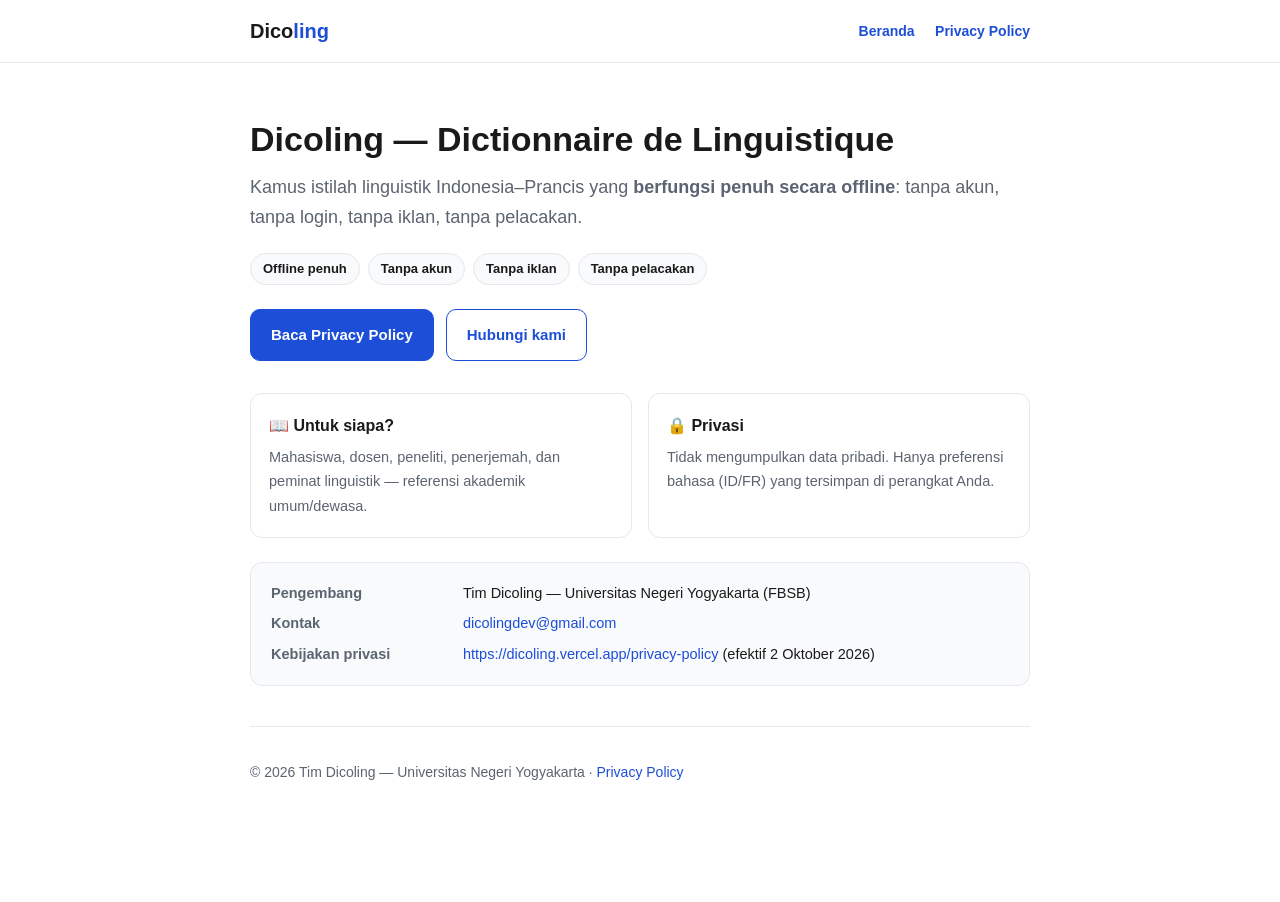
<file: index.html>
<!DOCTYPE html>
<html lang="id">
<head>
  <meta charset="UTF-8" />
  <meta name="viewport" content="width=device-width, initial-scale=1.0" />
  <title>Dicoling — Kamus Istilah Linguistik Indonesia–Prancis</title>
  <meta name="description" content="Dicoling — Dictionnaire de Linguistique: kamus istilah linguistik Indonesia–Prancis yang offline, tanpa akun, tanpa iklan, tanpa pelacakan. Oleh Tim Dicoling UNY." />
  <link rel="canonical" href="https://dicoling.vercel.app/" />
  <meta property="og:title" content="Dicoling — Kamus Istilah Linguistik Indonesia–Prancis" />
  <meta property="og:description" content="Kamus offline ID–FR untuk mahasiswa, dosen, peneliti, dan penerjemah." />
  <meta property="og:type" content="website" />
  <meta property="og:url" content="https://dicoling.vercel.app/" />
  <link rel="stylesheet" href="/assets/css/styles.css" />
</head>
<body>
  <header class="site-header">
    <div class="inner">
      <a class="brand" href="/">Dico<span>ling</span></a>
      <nav class="nav">
        <a href="/">Beranda</a>
        <a href="/privacy-policy">Privacy Policy</a>
      </nav>
    </div>
  </header>

  <main class="container">
    <section class="hero">
      <h1>Dicoling — Dictionnaire de Linguistique</h1>
      <p class="lead">Kamus istilah linguistik Indonesia–Prancis yang <strong>berfungsi penuh secara offline</strong>: tanpa akun, tanpa login, tanpa iklan, tanpa pelacakan.</p>
      <div class="badges">
        <span class="badge">Offline penuh</span>
        <span class="badge">Tanpa akun</span>
        <span class="badge">Tanpa iklan</span>
        <span class="badge">Tanpa pelacakan</span>
      </div>
      <div class="btn-row">
        <a class="btn btn-primary" href="/privacy-policy">Baca Privacy Policy</a>
        <a class="btn btn-ghost" href="mailto:dicolingdev@gmail.com">Hubungi kami</a>
      </div>
    </section>

    <div class="grid-2">
      <div class="card">
        <h3>📖 Untuk siapa?</h3>
        <p>Mahasiswa, dosen, peneliti, penerjemah, dan peminat linguistik — referensi akademik umum/dewasa.</p>
      </div>
      <div class="card">
        <h3>🔒 Privasi</h3>
        <p>Tidak mengumpulkan data pribadi. Hanya preferensi bahasa (ID/FR) yang tersimpan di perangkat Anda.</p>
      </div>
    </div>

    <div class="meta-card">
      <dl>
        <dt>Pengembang</dt>
        <dd>Tim Dicoling — Universitas Negeri Yogyakarta (FBSB)</dd>
        <dt>Kontak</dt>
        <dd><a href="mailto:dicolingdev@gmail.com">dicolingdev@gmail.com</a></dd>
        <dt>Kebijakan privasi</dt>
        <dd><a href="/privacy-policy">https://dicoling.vercel.app/privacy-policy</a> (efektif 2 Oktober 2026)</dd>
      </dl>
    </div>

    <footer class="site-footer">
      <p>© 2026 Tim Dicoling — Universitas Negeri Yogyakarta · <a href="/privacy-policy">Privacy Policy</a></p>
    </footer>
  </main>
</body>
</html>
</file>
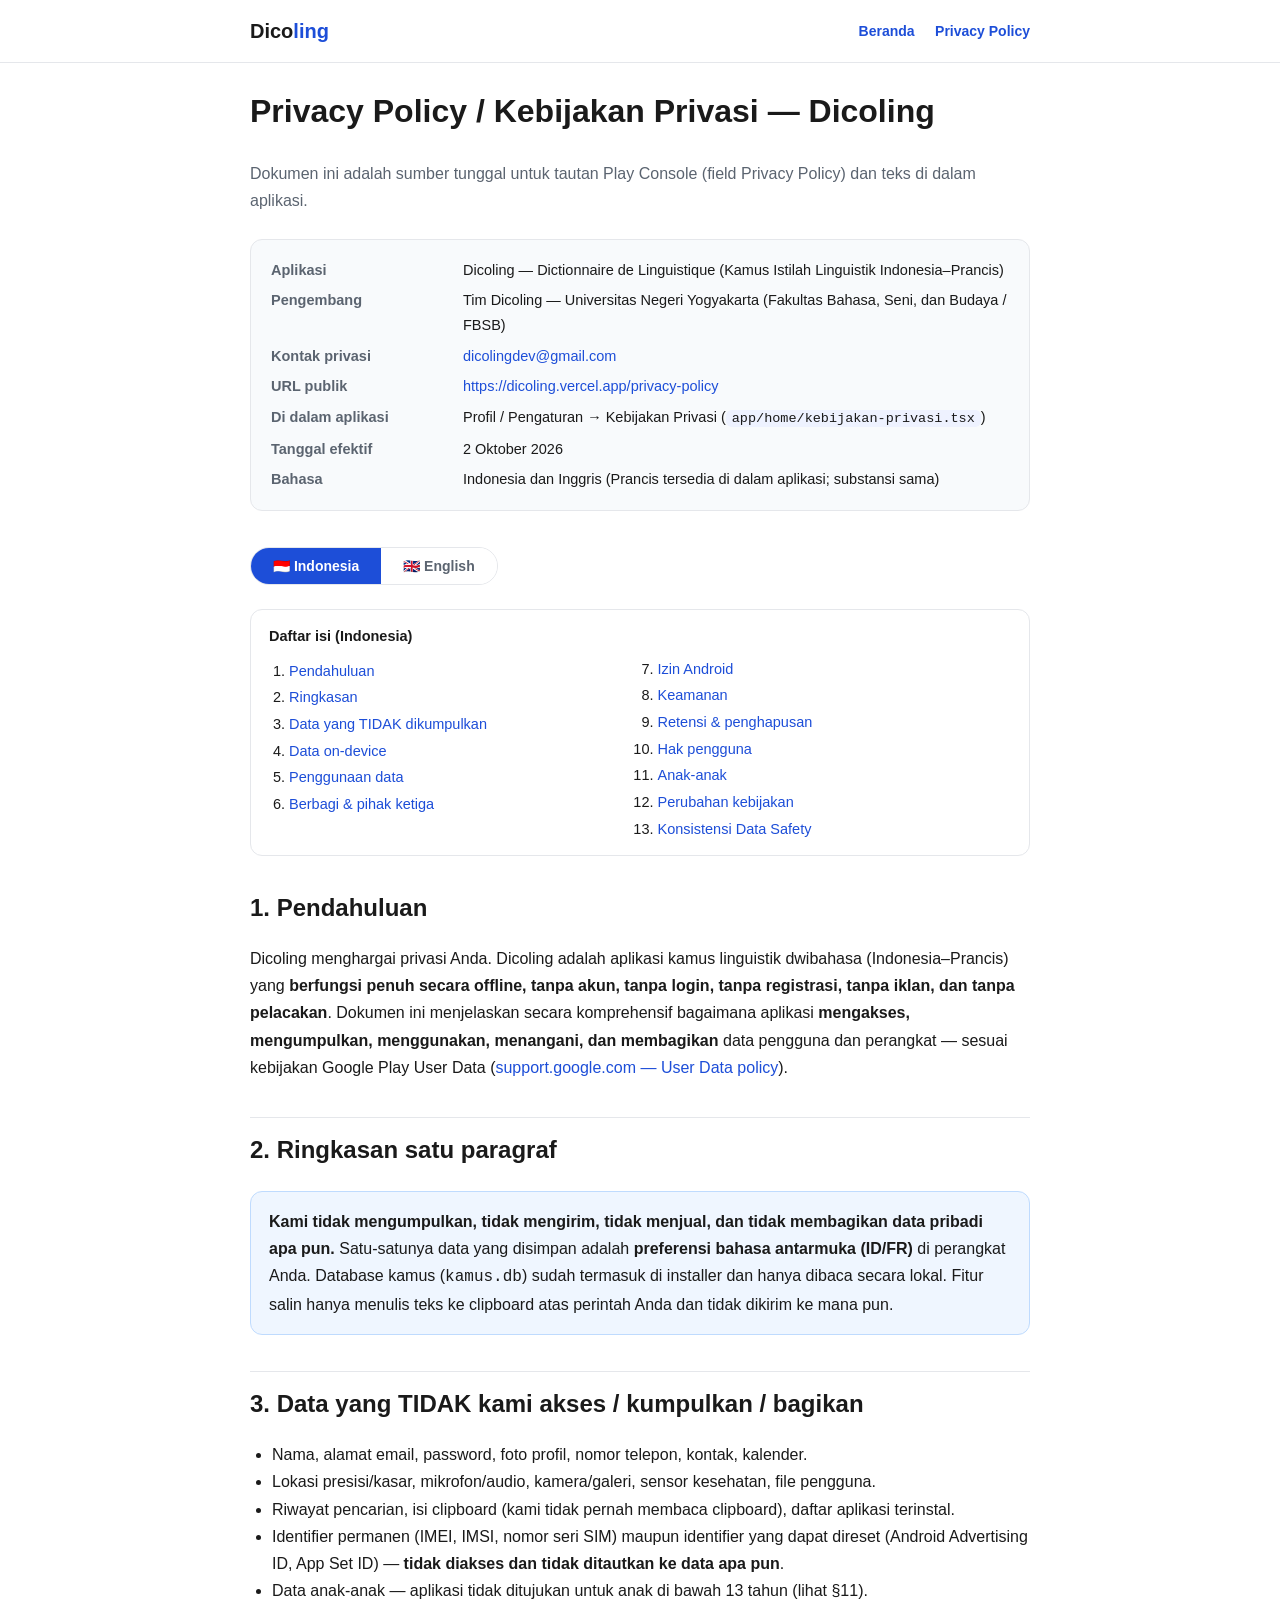
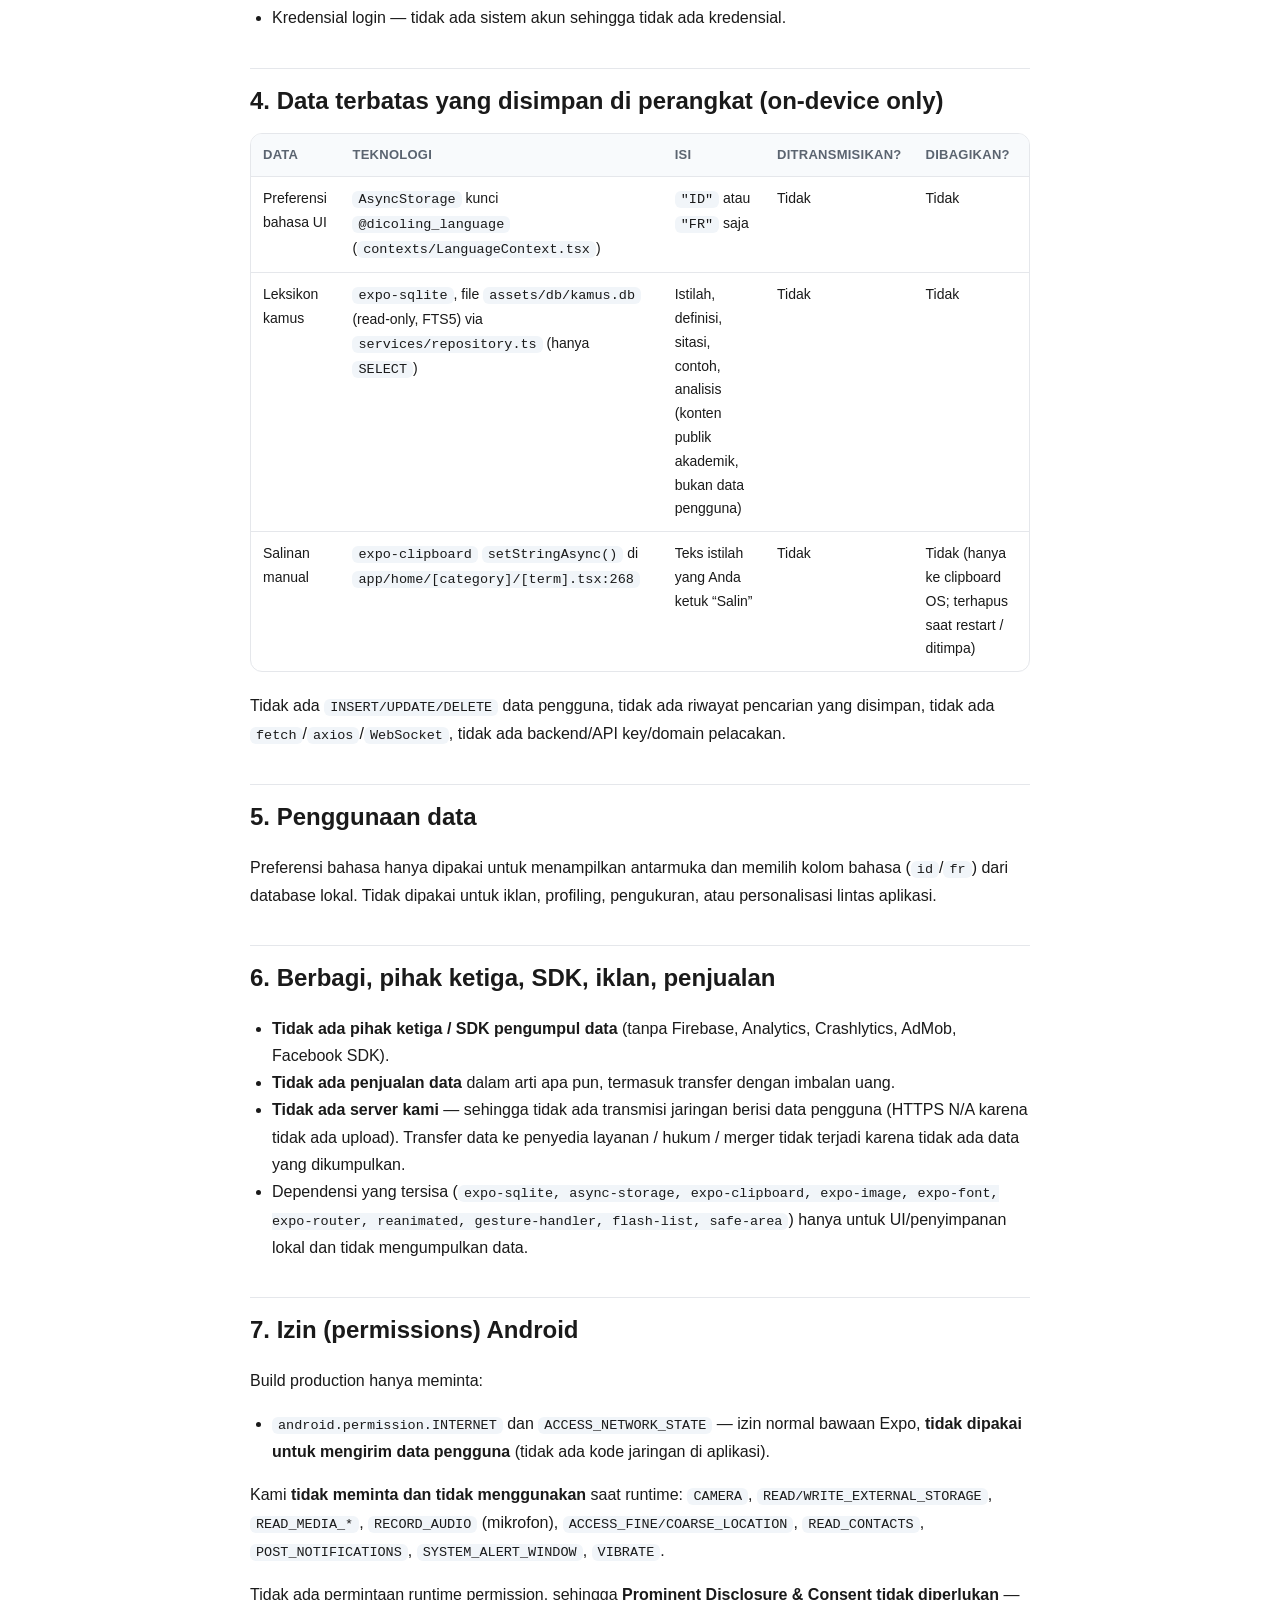
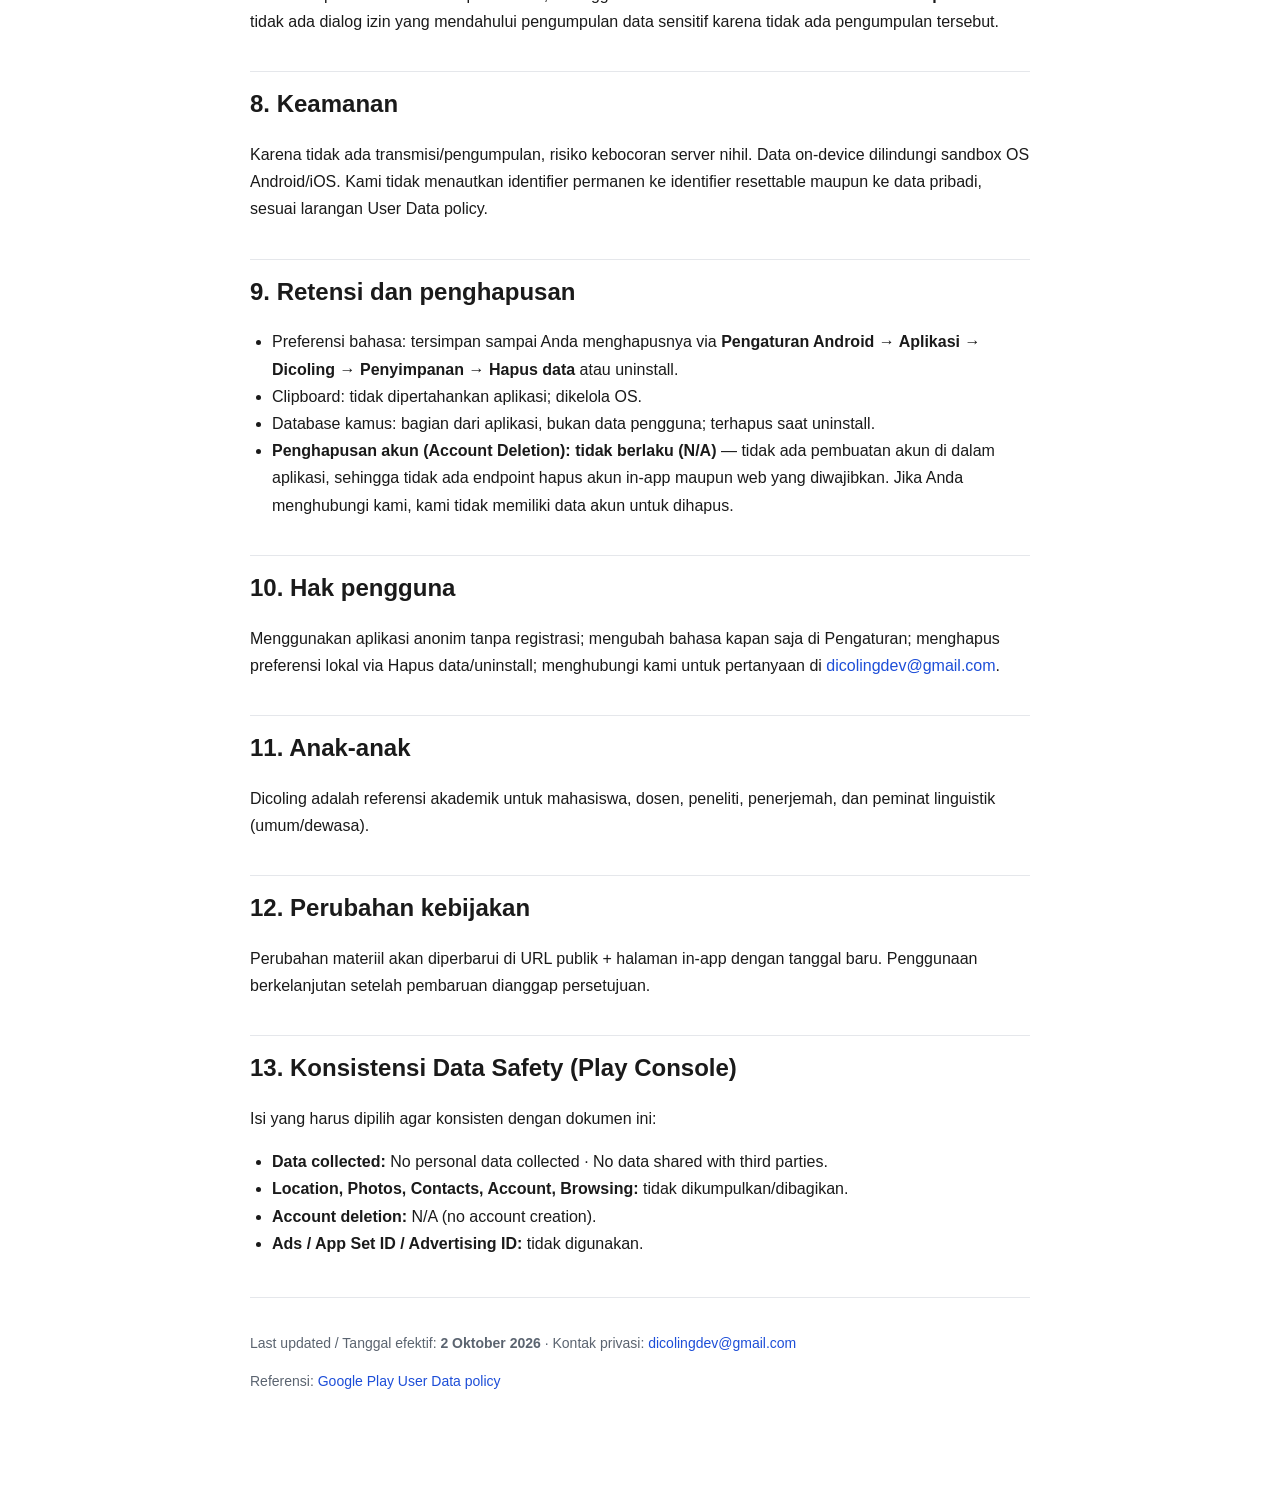
<file: privacy-policy/index.html>
<!DOCTYPE html>
<html lang="id">
<head>
  <meta charset="UTF-8" />
  <meta name="viewport" content="width=device-width, initial-scale=1.0" />
  <title>Privacy Policy / Kebijakan Privasi — Dicoling</title>
  <meta name="description" content="Kebijakan Privasi Dicoling (ID/EN): kamus linguistik Indonesia–Prancis yang offline, tanpa akun, tanpa iklan, tanpa pelacakan. Tidak mengumpulkan data pribadi." />
  <link rel="canonical" href="https://dicoling.vercel.app/privacy-policy" />
  <meta property="og:title" content="Privacy Policy / Kebijakan Privasi — Dicoling" />
  <meta property="og:description" content="Dicoling berfungsi penuh secara offline. Kami tidak mengumpulkan, mengirim, menjual, atau membagikan data pribadi apa pun." />
  <meta property="og:type" content="article" />
  <meta property="og:url" content="https://dicoling.vercel.app/privacy-policy" />
  <link rel="stylesheet" href="/assets/css/styles.css" />
</head>
<body>
  <header class="site-header">
    <div class="inner">
      <a class="brand" href="/">Dico<span>ling</span></a>
      <nav class="nav">
        <a href="/">Beranda</a>
        <a href="/privacy-policy">Privacy Policy</a>
      </nav>
    </div>
  </header>

  <main class="container policy">
    <h1>Privacy Policy / Kebijakan Privasi — Dicoling</h1>
    <p style="color:var(--muted);margin-top:0">
      Dokumen ini adalah sumber tunggal untuk tautan Play Console (field Privacy Policy)
      dan teks di dalam aplikasi.
    </p>

    <div class="meta-card">
      <dl>
        <dt>Aplikasi</dt>
        <dd>Dicoling — Dictionnaire de Linguistique (Kamus Istilah Linguistik Indonesia–Prancis)</dd>
        <dt>Pengembang</dt>
        <dd>Tim Dicoling — Universitas Negeri Yogyakarta (Fakultas Bahasa, Seni, dan Budaya / FBSB)</dd>
        <dt>Kontak privasi</dt>
        <dd><a href="mailto:dicolingdev@gmail.com">dicolingdev@gmail.com</a></dd>
        <dt>URL publik</dt>
        <dd><a href="https://dicoling.vercel.app/privacy-policy">https://dicoling.vercel.app/privacy-policy</a></dd>
        <dt>Di dalam aplikasi</dt>
        <dd>Profil / Pengaturan → Kebijakan Privasi (<code>app/home/kebijakan-privasi.tsx</code>)</dd>
        <dt>Tanggal efektif</dt>
        <dd>2 Oktober 2026</dd>
        <dt>Bahasa</dt>
        <dd>Indonesia dan Inggris (Prancis tersedia di dalam aplikasi; substansi sama)</dd>
      </dl>
    </div>

    <div class="lang-switch" role="tablist" aria-label="Pilih bahasa / Select language">
      <button id="tab-id" role="tab" aria-selected="true" aria-controls="lang-id">🇮🇩 Indonesia</button>
      <button id="tab-en" role="tab" aria-selected="false" aria-controls="lang-en">🇬🇧 English</button>
    </div>

    <!-- ============ BAHASA INDONESIA ============ -->
    <section id="lang-id" role="tabpanel" aria-labelledby="tab-id">
      <nav class="toc" aria-label="Daftar isi">
        <strong>Daftar isi (Indonesia)</strong>
        <ol>
          <li><a href="#id-1">Pendahuluan</a></li>
          <li><a href="#id-2">Ringkasan</a></li>
          <li><a href="#id-3">Data yang TIDAK dikumpulkan</a></li>
          <li><a href="#id-4">Data on-device</a></li>
          <li><a href="#id-5">Penggunaan data</a></li>
          <li><a href="#id-6">Berbagi &amp; pihak ketiga</a></li>
          <li><a href="#id-7">Izin Android</a></li>
          <li><a href="#id-8">Keamanan</a></li>
          <li><a href="#id-9">Retensi &amp; penghapusan</a></li>
          <li><a href="#id-10">Hak pengguna</a></li>
          <li><a href="#id-11">Anak-anak</a></li>
          <li><a href="#id-12">Perubahan kebijakan</a></li>
          <li><a href="#id-13">Konsistensi Data Safety</a></li>
        </ol>
      </nav>

      <h2 id="id-1">1. Pendahuluan</h2>
      <p>Dicoling menghargai privasi Anda. Dicoling adalah aplikasi kamus linguistik dwibahasa (Indonesia–Prancis) yang <strong>berfungsi penuh secara offline, tanpa akun, tanpa login, tanpa registrasi, tanpa iklan, dan tanpa pelacakan</strong>. Dokumen ini menjelaskan secara komprehensif bagaimana aplikasi <strong>mengakses, mengumpulkan, menggunakan, menangani, dan membagikan</strong> data pengguna dan perangkat — sesuai kebijakan Google Play User Data (<a href="https://support.google.com/googleplay/android-developer/answer/10144311">support.google.com — User Data policy</a>).</p>

      <h2 id="id-2">2. Ringkasan satu paragraf</h2>
      <div class="callout"><strong>Kami tidak mengumpulkan, tidak mengirim, tidak menjual, dan tidak membagikan data pribadi apa pun.</strong> Satu-satunya data yang disimpan adalah <strong>preferensi bahasa antarmuka (ID/FR)</strong> di perangkat Anda. Database kamus (<code>kamus.db</code>) sudah termasuk di installer dan hanya dibaca secara lokal. Fitur salin hanya menulis teks ke clipboard atas perintah Anda dan tidak dikirim ke mana pun.</div>

      <h2 id="id-3">3. Data yang TIDAK kami akses / kumpulkan / bagikan</h2>
      <ul>
        <li>Nama, alamat email, password, foto profil, nomor telepon, kontak, kalender.</li>
        <li>Lokasi presisi/kasar, mikrofon/audio, kamera/galeri, sensor kesehatan, file pengguna.</li>
        <li>Riwayat pencarian, isi clipboard (kami tidak pernah membaca clipboard), daftar aplikasi terinstal.</li>
        <li>Identifier permanen (IMEI, IMSI, nomor seri SIM) maupun identifier yang dapat direset (Android Advertising ID, App Set ID) — <strong>tidak diakses dan tidak ditautkan ke data apa pun</strong>.</li>
        <li>Data anak-anak — aplikasi tidak ditujukan untuk anak di bawah 13 tahun (lihat §11).</li>
        <li>Kredensial login — tidak ada sistem akun sehingga tidak ada kredensial.</li>
      </ul>

      <h2 id="id-4">4. Data terbatas yang disimpan di perangkat (on-device only)</h2>
      <div class="table-wrap">
        <table>
          <thead><tr><th>Data</th><th>Teknologi</th><th>Isi</th><th>Ditransmisikan?</th><th>Dibagikan?</th></tr></thead>
          <tbody>
            <tr><td>Preferensi bahasa UI</td><td><code>AsyncStorage</code> kunci <code>@dicoling_language</code> (<code>contexts/LanguageContext.tsx</code>)</td><td><code>"ID"</code> atau <code>"FR"</code> saja</td><td>Tidak</td><td>Tidak</td></tr>
            <tr><td>Leksikon kamus</td><td><code>expo-sqlite</code>, file <code>assets/db/kamus.db</code> (read-only, FTS5) via <code>services/repository.ts</code> (hanya <code>SELECT</code>)</td><td>Istilah, definisi, sitasi, contoh, analisis (konten publik akademik, bukan data pengguna)</td><td>Tidak</td><td>Tidak</td></tr>
            <tr><td>Salinan manual</td><td><code>expo-clipboard</code> <code>setStringAsync()</code> di <code>app/home/[category]/[term].tsx:268</code></td><td>Teks istilah yang Anda ketuk “Salin”</td><td>Tidak</td><td>Tidak (hanya ke clipboard OS; terhapus saat restart / ditimpa)</td></tr>
          </tbody>
        </table>
      </div>
      <p>Tidak ada <code>INSERT/UPDATE/DELETE</code> data pengguna, tidak ada riwayat pencarian yang disimpan, tidak ada <code>fetch</code>/<code>axios</code>/<code>WebSocket</code>, tidak ada backend/API key/domain pelacakan.</p>

      <h2 id="id-5">5. Penggunaan data</h2>
      <p>Preferensi bahasa hanya dipakai untuk menampilkan antarmuka dan memilih kolom bahasa (<code>id</code>/<code>fr</code>) dari database lokal. Tidak dipakai untuk iklan, profiling, pengukuran, atau personalisasi lintas aplikasi.</p>

      <h2 id="id-6">6. Berbagi, pihak ketiga, SDK, iklan, penjualan</h2>
      <ul>
        <li><strong>Tidak ada pihak ketiga / SDK pengumpul data</strong> (tanpa Firebase, Analytics, Crashlytics, AdMob, Facebook SDK).</li>
        <li><strong>Tidak ada penjualan data</strong> dalam arti apa pun, termasuk transfer dengan imbalan uang.</li>
        <li><strong>Tidak ada server kami</strong> — sehingga tidak ada transmisi jaringan berisi data pengguna (HTTPS N/A karena tidak ada upload). Transfer data ke penyedia layanan / hukum / merger tidak terjadi karena tidak ada data yang dikumpulkan.</li>
        <li>Dependensi yang tersisa (<code>expo-sqlite, async-storage, expo-clipboard, expo-image, expo-font, expo-router, reanimated, gesture-handler, flash-list, safe-area</code>) hanya untuk UI/penyimpanan lokal dan tidak mengumpulkan data.</li>
      </ul>

      <h2 id="id-7">7. Izin (permissions) Android</h2>
      <p>Build production hanya meminta:</p>
      <ul>
        <li><code>android.permission.INTERNET</code> dan <code>ACCESS_NETWORK_STATE</code> — izin normal bawaan Expo, <strong>tidak dipakai untuk mengirim data pengguna</strong> (tidak ada kode jaringan di aplikasi).</li>
      </ul>
      <p>Kami <strong>tidak meminta dan tidak menggunakan</strong> saat runtime: <code>CAMERA</code>, <code>READ/WRITE_EXTERNAL_STORAGE</code>, <code>READ_MEDIA_*</code>, <code>RECORD_AUDIO</code> (mikrofon), <code>ACCESS_FINE/COARSE_LOCATION</code>, <code>READ_CONTACTS</code>, <code>POST_NOTIFICATIONS</code>, <code>SYSTEM_ALERT_WINDOW</code>, <code>VIBRATE</code>.</p>
      <p>Tidak ada permintaan runtime permission, sehingga <strong>Prominent Disclosure &amp; Consent tidak diperlukan</strong> — tidak ada dialog izin yang mendahului pengumpulan data sensitif karena tidak ada pengumpulan tersebut.</p>

      <h2 id="id-8">8. Keamanan</h2>
      <p>Karena tidak ada transmisi/pengumpulan, risiko kebocoran server nihil. Data on-device dilindungi sandbox OS Android/iOS. Kami tidak menautkan identifier permanen ke identifier resettable maupun ke data pribadi, sesuai larangan User Data policy.</p>

      <h2 id="id-9">9. Retensi dan penghapusan</h2>
      <ul>
        <li>Preferensi bahasa: tersimpan sampai Anda menghapusnya via <strong>Pengaturan Android → Aplikasi → Dicoling → Penyimpanan → Hapus data</strong> atau uninstall.</li>
        <li>Clipboard: tidak dipertahankan aplikasi; dikelola OS.</li>
        <li>Database kamus: bagian dari aplikasi, bukan data pengguna; terhapus saat uninstall.</li>
        <li><strong>Penghapusan akun (Account Deletion): tidak berlaku (N/A)</strong> — tidak ada pembuatan akun di dalam aplikasi, sehingga tidak ada endpoint hapus akun in-app maupun web yang diwajibkan. Jika Anda menghubungi kami, kami tidak memiliki data akun untuk dihapus.</li>
      </ul>

      <h2 id="id-10">10. Hak pengguna</h2>
      <p>Menggunakan aplikasi anonim tanpa registrasi; mengubah bahasa kapan saja di Pengaturan; menghapus preferensi lokal via Hapus data/uninstall; menghubungi kami untuk pertanyaan di <a href="mailto:dicolingdev@gmail.com">dicolingdev@gmail.com</a>.</p>

      <h2 id="id-11">11. Anak-anak</h2>
      <p>Dicoling adalah referensi akademik untuk mahasiswa, dosen, peneliti, penerjemah, dan peminat linguistik (umum/dewasa).</p>

      <h2 id="id-12">12. Perubahan kebijakan</h2>
      <p>Perubahan materiil akan diperbarui di URL publik + halaman in-app dengan tanggal baru. Penggunaan berkelanjutan setelah pembaruan dianggap persetujuan.</p>

      <h2 id="id-13">13. Konsistensi Data Safety (Play Console)</h2>
      <p>Isi yang harus dipilih agar konsisten dengan dokumen ini:</p>
      <ul>
        <li><strong>Data collected:</strong> No personal data collected · No data shared with third parties.</li>
        <li><strong>Location, Photos, Contacts, Account, Browsing:</strong> tidak dikumpulkan/dibagikan.</li>
        <li><strong>Account deletion:</strong> N/A (no account creation).</li>
        <li><strong>Ads / App Set ID / Advertising ID:</strong> tidak digunakan.</li>
      </ul>
    </section>

    <!-- ============ ENGLISH ============ -->
    <section id="lang-en" role="tabpanel" aria-labelledby="tab-en" hidden>
      <nav class="toc" aria-label="Table of contents">
        <strong>Contents (English)</strong>
        <ol>
          <li><a href="#en-1">Introduction</a></li>
          <li><a href="#en-2">Summary</a></li>
          <li><a href="#en-3">Data we do NOT collect</a></li>
          <li><a href="#en-4">On-device data</a></li>
          <li><a href="#en-5">Use</a></li>
          <li><a href="#en-6">Sharing &amp; third parties</a></li>
          <li><a href="#en-7">Android permissions</a></li>
          <li><a href="#en-8">Security</a></li>
          <li><a href="#en-9">Retention &amp; deletion</a></li>
          <li><a href="#en-10">Your rights</a></li>
          <li><a href="#en-11">Children</a></li>
          <li><a href="#en-12">Changes</a></li>
          <li><a href="#en-13">Data safety consistency</a></li>
        </ol>
      </nav>

      <h2 id="en-1">1. Introduction</h2>
      <p>Dicoling respects your privacy. Dicoling is a bilingual (Indonesian–French) linguistics dictionary that <strong>works fully offline, with no account, no login, no registration, no ads, and no tracking</strong>. This policy comprehensively discloses how the app <strong>accesses, collects, uses, handles, and shares</strong> user and device data, per the Google Play User Data policy (<a href="https://support.google.com/googleplay/android-developer/answer/10144311">support.google.com — User Data policy</a>).</p>

      <h2 id="en-2">2. Summary</h2>
      <div class="callout"><strong>We do not collect, transmit, sell, or share any personal data.</strong> The only stored data is the <strong>UI language preference (ID/FR)</strong> on your device. The dictionary database (<code>kamus.db</code>) ships inside the installer and is read locally. Copy only writes text to the clipboard when you tap it and is never transmitted.</div>

      <h2 id="en-3">3. Data we do NOT access / collect / share</h2>
      <p>Name, email, password, profile photo, phone, contacts, calendar; precise/coarse location; microphone/audio; camera/gallery; health sensors; user files; search history; clipboard contents (we never read the clipboard); installed-app inventory; persistent identifiers (IMEI, IMSI, SIM serial) or resettable identifiers (Advertising ID, App Set ID) — <strong>never accessed nor linked</strong>; children’s data (not directed to children under 13, §11); login credentials (no account system exists).</p>

      <h2 id="en-4">4. Limited on-device data (only)</h2>
      <div class="table-wrap">
        <table>
          <thead><tr><th>Data</th><th>Technology</th><th>Content</th><th>Transmitted?</th><th>Shared?</th></tr></thead>
          <tbody>
            <tr><td>UI language preference</td><td><code>AsyncStorage</code> key <code>@dicoling_language</code></td><td><code>"ID"</code> or <code>"FR"</code> only</td><td>No</td><td>No</td></tr>
            <tr><td>Dictionary lexicon</td><td><code>expo-sqlite</code>, bundled <code>assets/db/kamus.db</code> (read-only FTS5, <code>SELECT</code>-only)</td><td>Public academic terms/definitions/citations/examples (not user data)</td><td>No</td><td>No</td></tr>
            <tr><td>Manual copy</td><td><code>expo-clipboard</code> <code>setStringAsync()</code></td><td>Term text you tap to copy</td><td>No</td><td>No (OS clipboard only)</td></tr>
          </tbody>
        </table>
      </div>
      <p>No user-data writes, no stored search history, no <code>fetch</code>/<code>axios</code>/<code>WebSocket</code>, no backend.</p>

      <h2 id="en-5">5. Use</h2>
      <p>Language preference only selects UI strings and the local DB language column (<code>id</code>/<code>fr</code>). Never used for ads, profiling, measurement, or cross-app personalization.</p>

      <h2 id="en-6">6. Sharing, third parties, SDKs, ads, sale</h2>
      <p>No data-collecting third parties/SDKs (no Firebase/Analytics/Crashlytics/AdMob); no sale of data; no first-party server (so no user-data transmission — HTTPS N/A); remaining dependencies are local UI/storage only.</p>

      <h2 id="en-7">7. Android permissions</h2>
      <p>Production build requests only <code>INTERNET</code> + <code>ACCESS_NETWORK_STATE</code> (normal Expo defaults, <strong>not used to transmit user data</strong> — the app contains no networking code). We do <strong>not</strong> request or use <code>CAMERA</code>, storage, microphone, location, contacts, notifications, <code>SYSTEM_ALERT_WINDOW</code>, or <code>VIBRATE</code> at runtime. No runtime permission requests, so no Prominent Disclosure &amp; Consent flow is required.</p>

      <h2 id="en-8">8. Security</h2>
      <p>No collection/transmission means no server-breach surface. On-device data is protected by the Android/iOS sandbox. We never link persistent IDs to resettable IDs or personal data.</p>

      <h2 id="en-9">9. Retention and deletion</h2>
      <p>Language preference persists until <strong>Android Settings → Apps → Dicoling → Storage → Clear data</strong> or uninstall. Clipboard is OS-managed. The bundled DB is app content, removed on uninstall. <strong>Account deletion: N/A</strong> — no in-app account creation exists, so no in-app or web deletion endpoint is required.</p>

      <h2 id="en-10">10. Your rights</h2>
      <p>Use anonymously; change language anytime; clear local preference via Clear data/uninstall; contact us with questions at <a href="mailto:dicolingdev@gmail.com">dicolingdev@gmail.com</a>.</p>

      <h2 id="en-11">11. Children</h2>
      <p>Academic reference for university students, lecturers, researchers, translators, and linguistics enthusiasts (general/adult audience).</p>

      <h2 id="en-12">12. Changes</h2>
      <p>Material changes will update this public URL and the in-app page with a new date. Continued use after an update constitutes acceptance.</p>

      <h2 id="en-13">13. Data safety consistency</h2>
      <p>Select in Play Console: <strong>No personal data collected · No data shared · No location/photos/contacts/account · Account deletion N/A · No ads / App Set ID / Advertising ID.</strong></p>
    </section>

    <footer class="site-footer">
      <p>Last updated / Tanggal efektif: <strong>2 Oktober 2026</strong> · Kontak privasi: <a href="mailto:dicolingdev@gmail.com">dicolingdev@gmail.com</a></p>
      <p>Referensi: <a href="https://support.google.com/googleplay/android-developer/answer/10144311">Google Play User Data policy</a></p>
    </footer>
  </main>
  <script src="/assets/js/policy.js" defer></script>
</body>
</html>
</file>
<file: assets/css/styles.css>
:root {
  --bg: #ffffff;
  --fg: #1a1a1a;
  --muted: #5b6470;
  --border: #e5e7eb;
  --card: #f8fafc;
  --accent: #1d4ed8;
  --accent-ink: #ffffff;
  --callout-bg: #eff6ff;
  --callout-border: #bfdbfe;
  --radius: 12px;
  --max: 820px;
}

* { box-sizing: border-box; }

body {
  margin: 0;
  font-family: -apple-system, BlinkMacSystemFont, "Segoe UI", Roboto, Inter, "Helvetica Neue", Arial, sans-serif;
  color: var(--fg);
  background: var(--bg);
  line-height: 1.7;
  font-size: 16px;
}

a { color: var(--accent); text-decoration: none; }
a:hover { text-decoration: underline; }

.container {
  max-width: var(--max);
  margin: 0 auto;
  padding: 0 20px 64px;
}

.site-header {
  border-bottom: 1px solid var(--border);
  background: var(--bg);
}
.site-header .inner {
  max-width: var(--max);
  margin: 0 auto;
  padding: 14px 20px;
  display: flex;
  align-items: center;
  justify-content: space-between;
  gap: 12px;
}
.brand { font-weight: 800; font-size: 20px; color: var(--fg); }
.brand span { color: var(--accent); }
.nav a { margin-left: 16px; font-size: 14px; font-weight: 600; }

.hero {
  padding: 56px 0 24px;
  text-align: left;
}
.hero h1 { font-size: 34px; line-height: 1.2; margin: 0 0 12px; }
.hero p.lead { font-size: 18px; color: var(--muted); margin: 0 0 20px; }

.badges { display: flex; flex-wrap: wrap; gap: 8px; margin: 16px 0 24px; }
.badge {
  font-size: 13px;
  font-weight: 600;
  background: var(--card);
  border: 1px solid var(--border);
  border-radius: 999px;
  padding: 4px 12px;
  color: var(--fg);
}

.btn-row { display: flex; flex-wrap: wrap; gap: 12px; margin: 8px 0 8px; }
.btn {
  display: inline-block;
  padding: 12px 20px;
  border-radius: 10px;
  font-weight: 700;
  font-size: 15px;
  border: 1px solid var(--accent);
}
.btn-primary { background: var(--accent); color: var(--accent-ink); }
.btn-ghost { background: #fff; color: var(--accent); }

.meta-card {
  background: var(--card);
  border: 1px solid var(--border);
  border-radius: var(--radius);
  padding: 18px 20px;
  margin: 24px 0;
  font-size: 14.5px;
}
.meta-card dl {
  display: grid;
  grid-template-columns: 180px 1fr;
  gap: 6px 12px;
  margin: 0;
}
.meta-card dt { color: var(--muted); font-weight: 600; }
.meta-card dd { margin: 0; overflow-wrap: anywhere; }
.meta-card code {
  background: #eef2ff;
  padding: 1px 6px;
  border-radius: 6px;
  font-size: 13.5px;
}

.callout {
  background: var(--callout-bg);
  border: 1px solid var(--callout-border);
  border-radius: var(--radius);
  padding: 16px 18px;
  margin: 20px 0;
}

.lang-switch {
  display: inline-flex;
  border: 1px solid var(--border);
  border-radius: 999px;
  overflow: hidden;
  margin: 12px 0 4px;
}
.lang-switch button {
  border: 0;
  background: #fff;
  padding: 10px 22px;
  font-weight: 700;
  font-size: 14px;
  cursor: pointer;
  color: var(--muted);
}
.lang-switch button[aria-selected="true"] {
  background: var(--accent);
  color: #fff;
}

.toc {
  border: 1px solid var(--border);
  border-radius: var(--radius);
  padding: 14px 18px;
  margin: 20px 0;
  background: #fff;
  font-size: 14.5px;
}
.toc strong { display: block; margin-bottom: 8px; }
.toc ol { margin: 0; padding-left: 20px; columns: 2; }
.toc li { margin: 2px 0; }

.policy h2 { font-size: 24px; margin: 36px 0 8px; padding-top: 12px; border-top: 1px solid var(--border); }
.policy h2:first-of-type { border-top: 0; margin-top: 12px; }
.policy h3 { font-size: 18px; margin: 22px 0 6px; }
.policy p, .policy li { overflow-wrap: anywhere; }
.policy ul { padding-left: 22px; }

.table-wrap { overflow-x: auto; border: 1px solid var(--border); border-radius: var(--radius); margin: 12px 0 20px; }
table { border-collapse: collapse; width: 100%; min-width: 640px; font-size: 14px; }
th, td { text-align: left; padding: 10px 12px; border-bottom: 1px solid var(--border); vertical-align: top; }
th { background: var(--card); font-size: 13px; text-transform: uppercase; letter-spacing: .02em; color: var(--muted); }
tr:last-child td { border-bottom: 0; }
td code, p code, li code {
  background: #f1f5f9;
  padding: 1px 6px;
  border-radius: 6px;
  font-size: 13.5px;
}

.site-footer {
  border-top: 1px solid var(--border);
  margin-top: 40px;
  padding: 20px 0 40px;
  color: var(--muted);
  font-size: 14px;
}

.grid-2 { display: grid; grid-template-columns: 1fr 1fr; gap: 16px; }
.card { border: 1px solid var(--border); border-radius: var(--radius); padding: 18px; background: #fff; }
.card h3 { margin: 0 0 6px; font-size: 16px; }
.card p { margin: 0; color: var(--muted); font-size: 14.5px; }

[hidden] { display: none !important; }

@media (max-width: 640px) {
  .hero h1 { font-size: 28px; }
  .meta-card dl { grid-template-columns: 1fr; }
  .toc ol { columns: 1; }
  .grid-2 { grid-template-columns: 1fr; }
  .nav a { margin-left: 12px; }
}

@media print {
  .site-header .nav, .lang-switch, .btn-row, .toc { display: none; }
  .container { padding-bottom: 0; }
  body { font-size: 12px; }
  a { color: inherit; }
}
</file>
